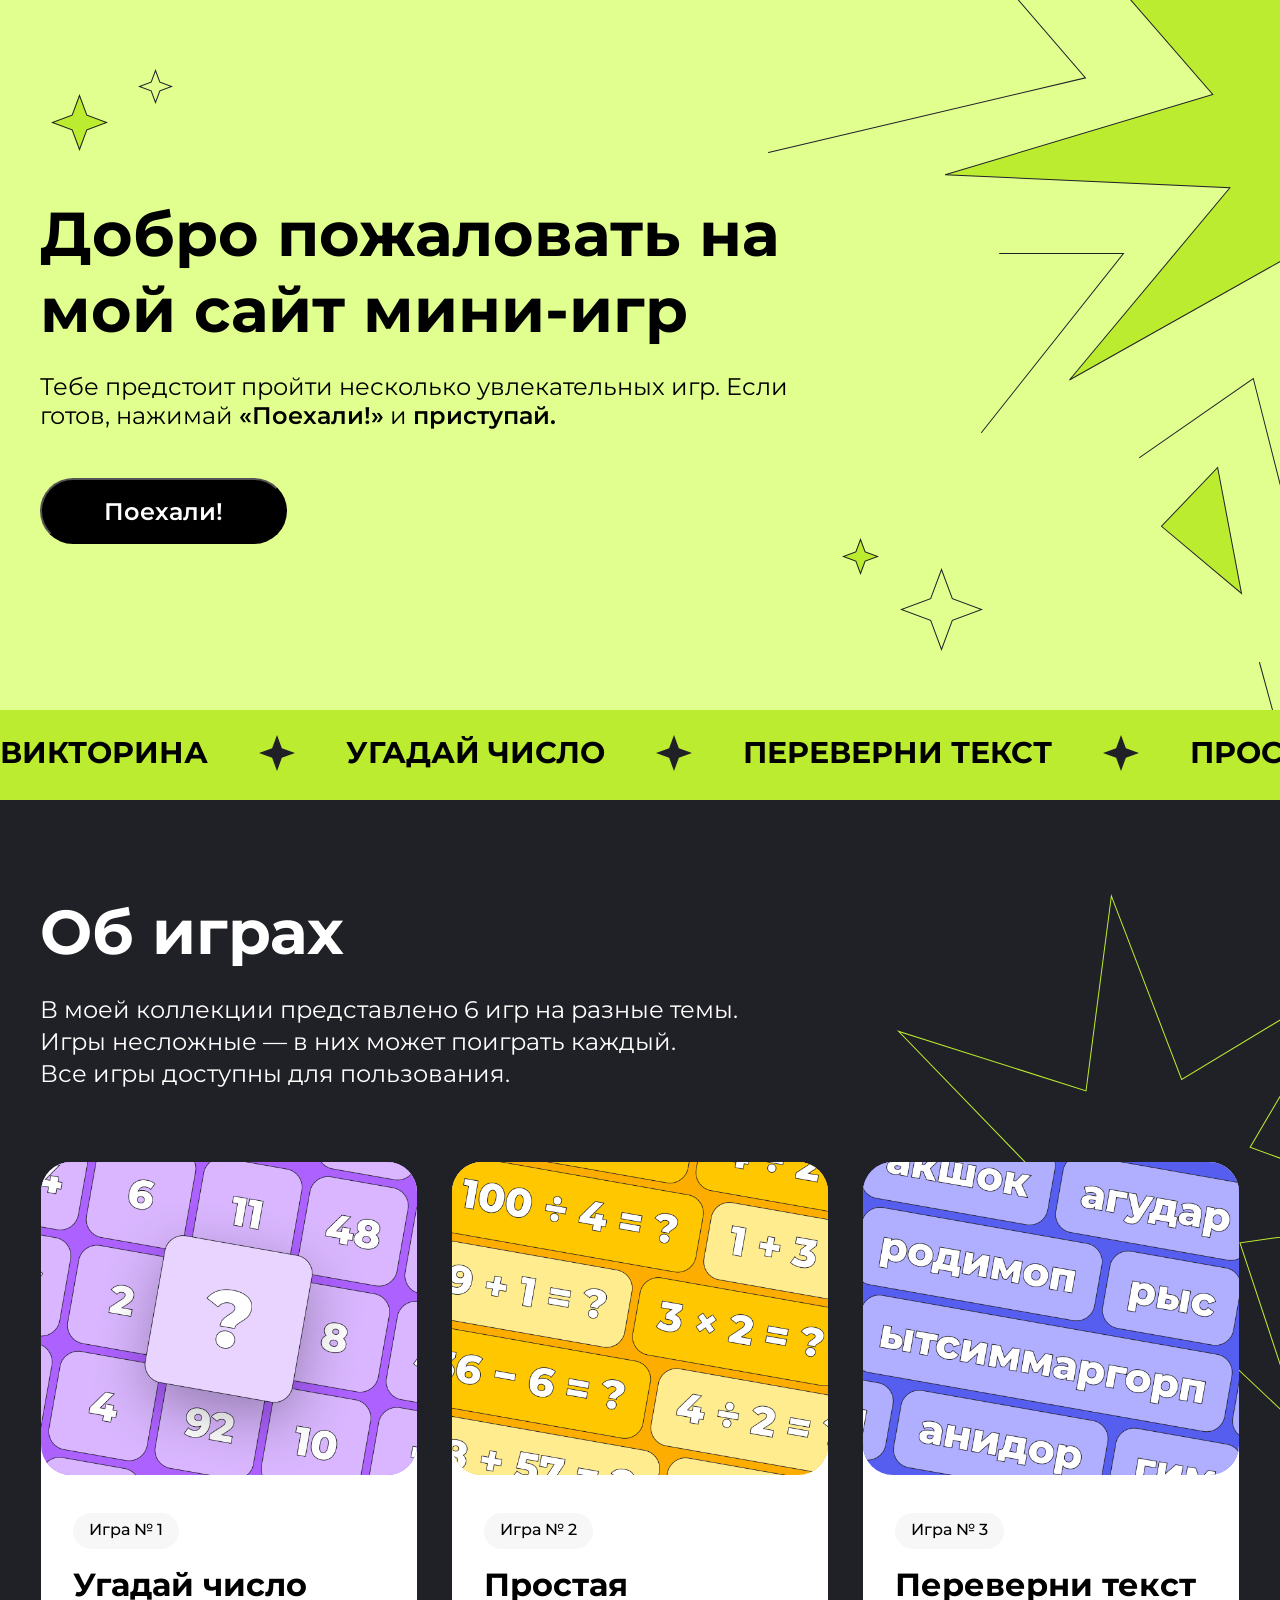
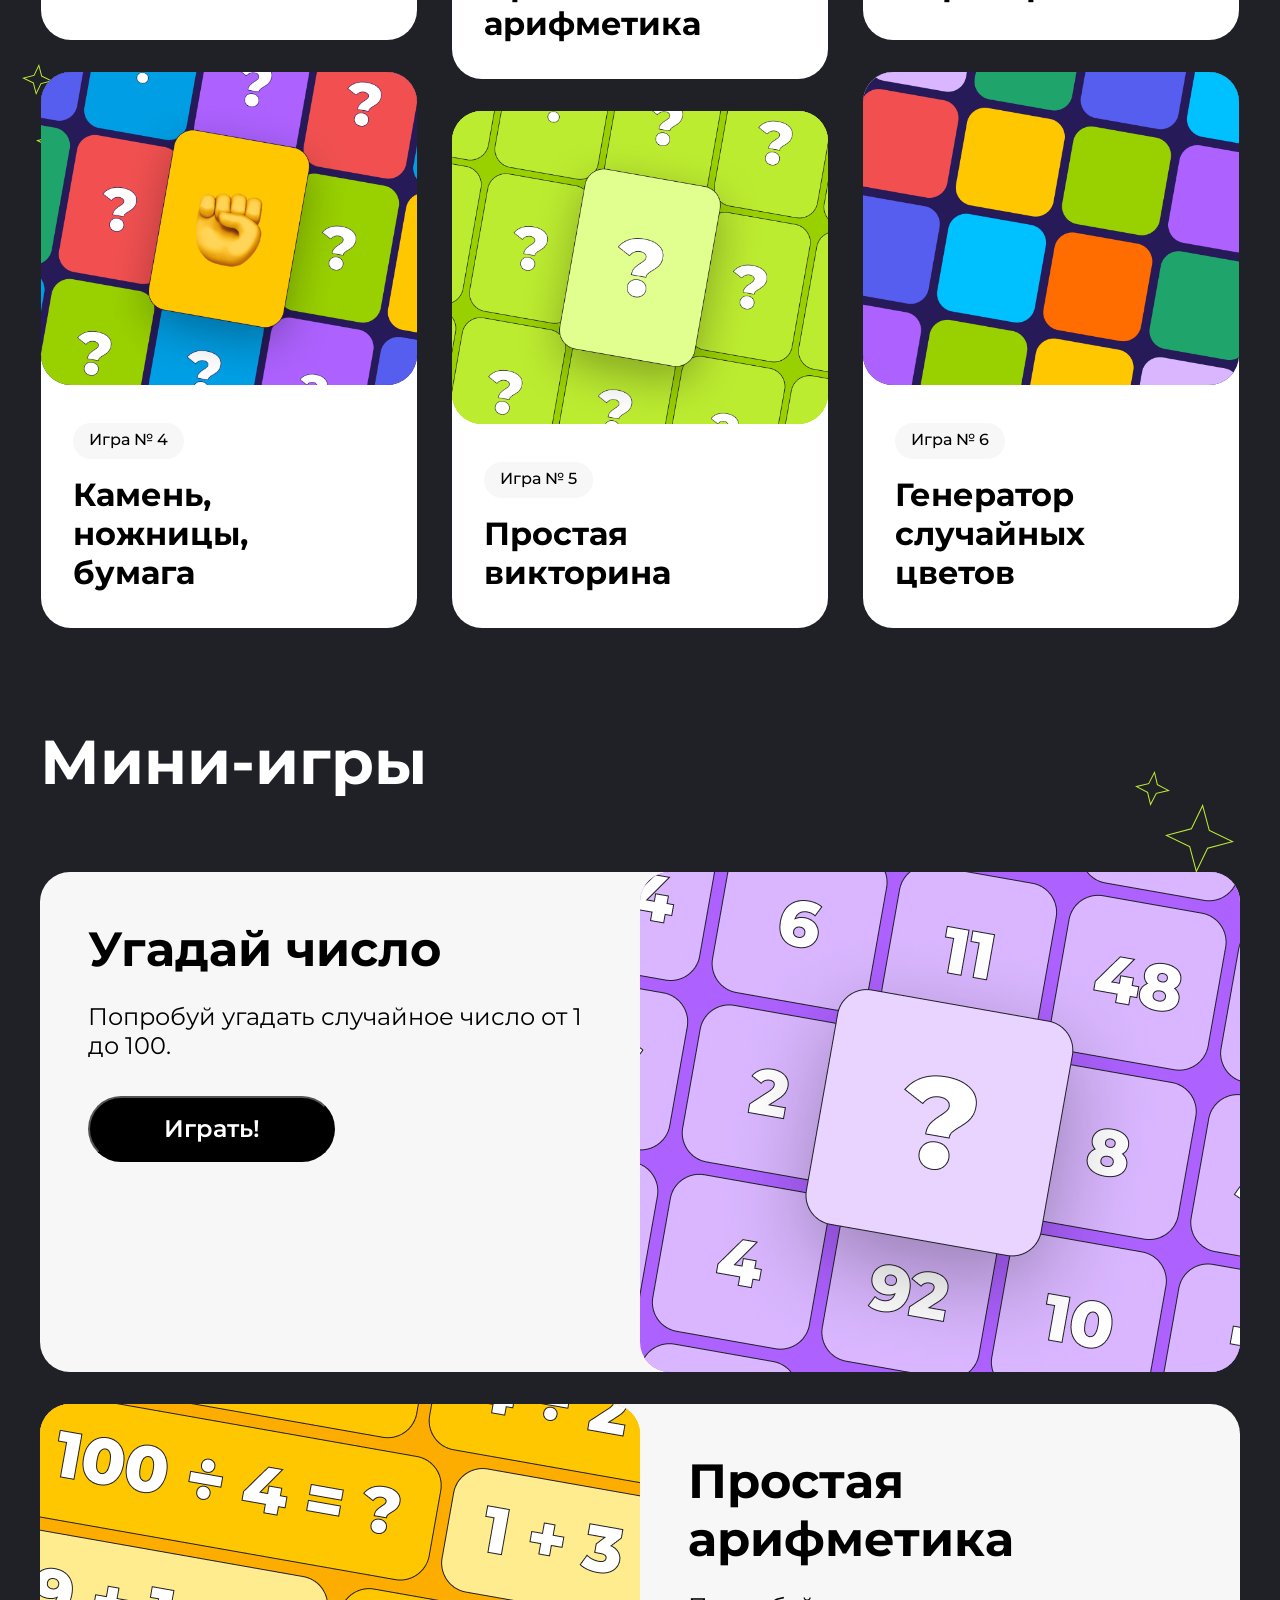
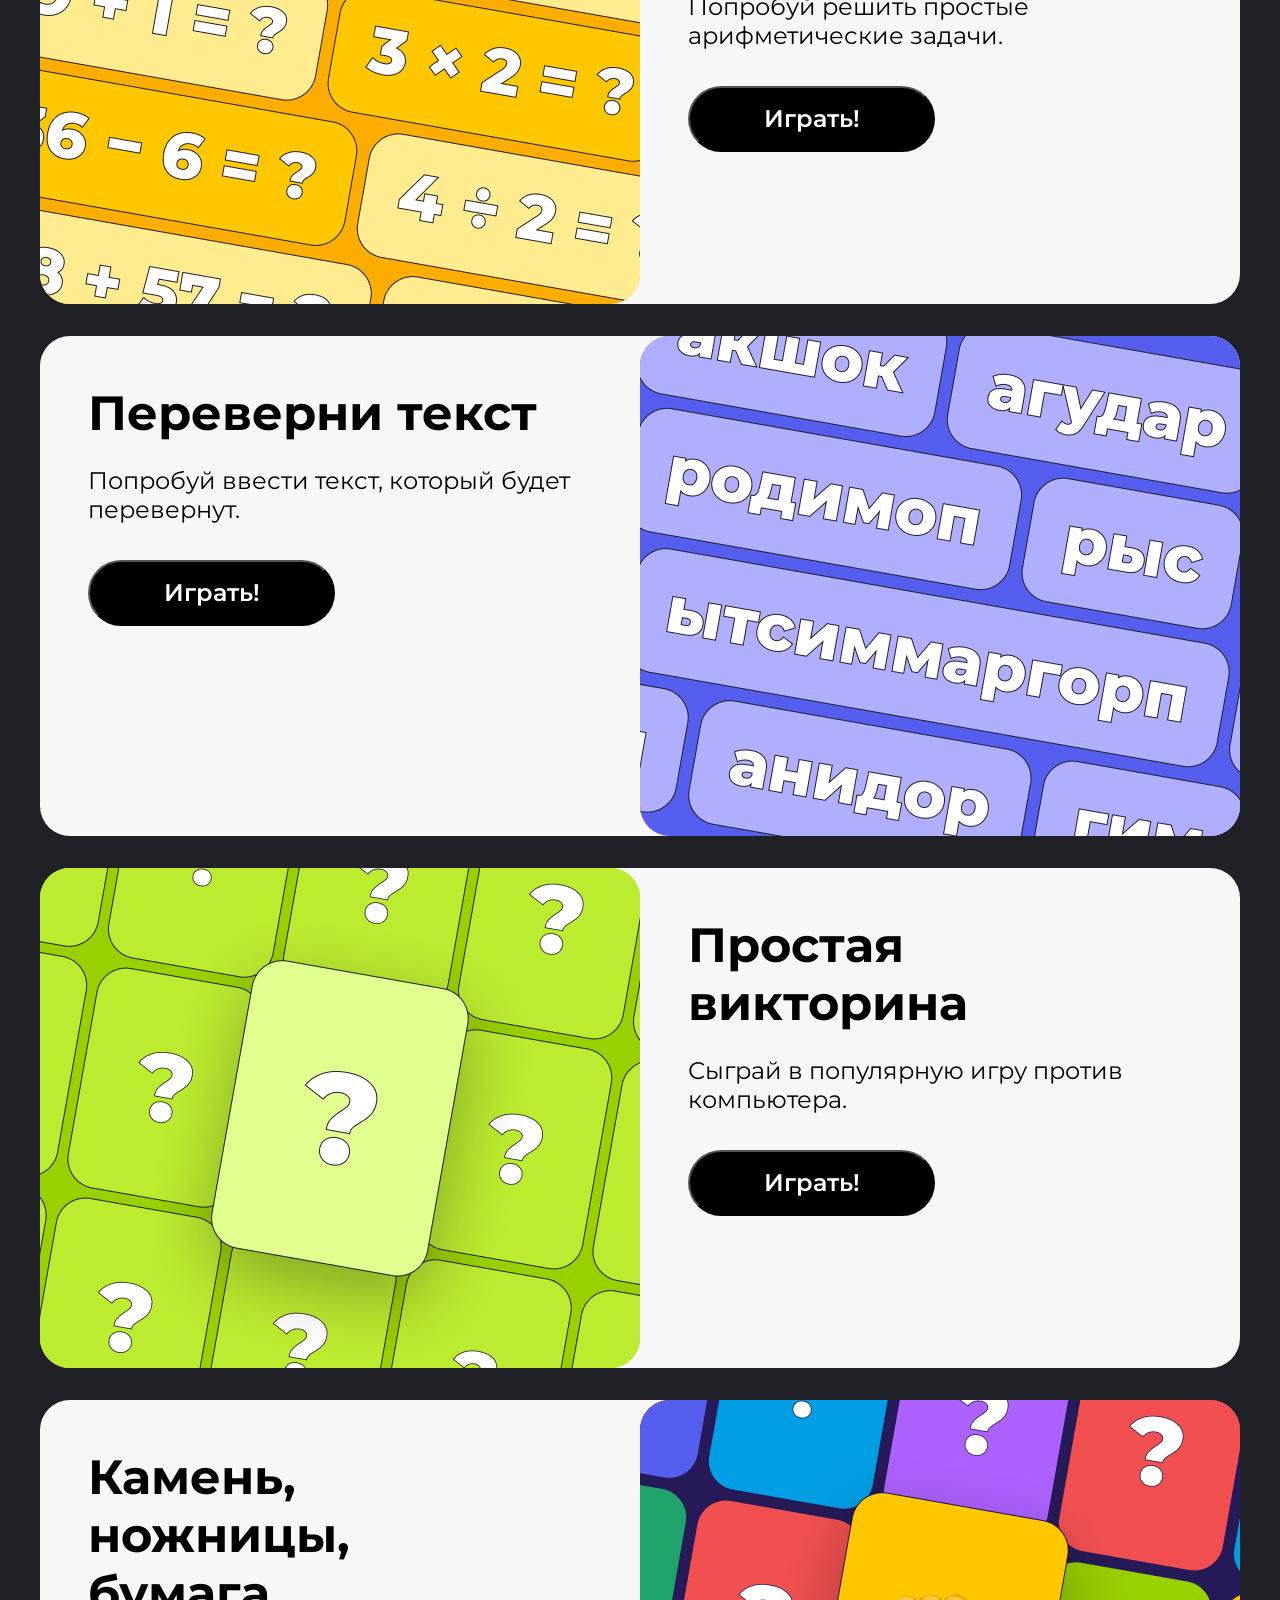
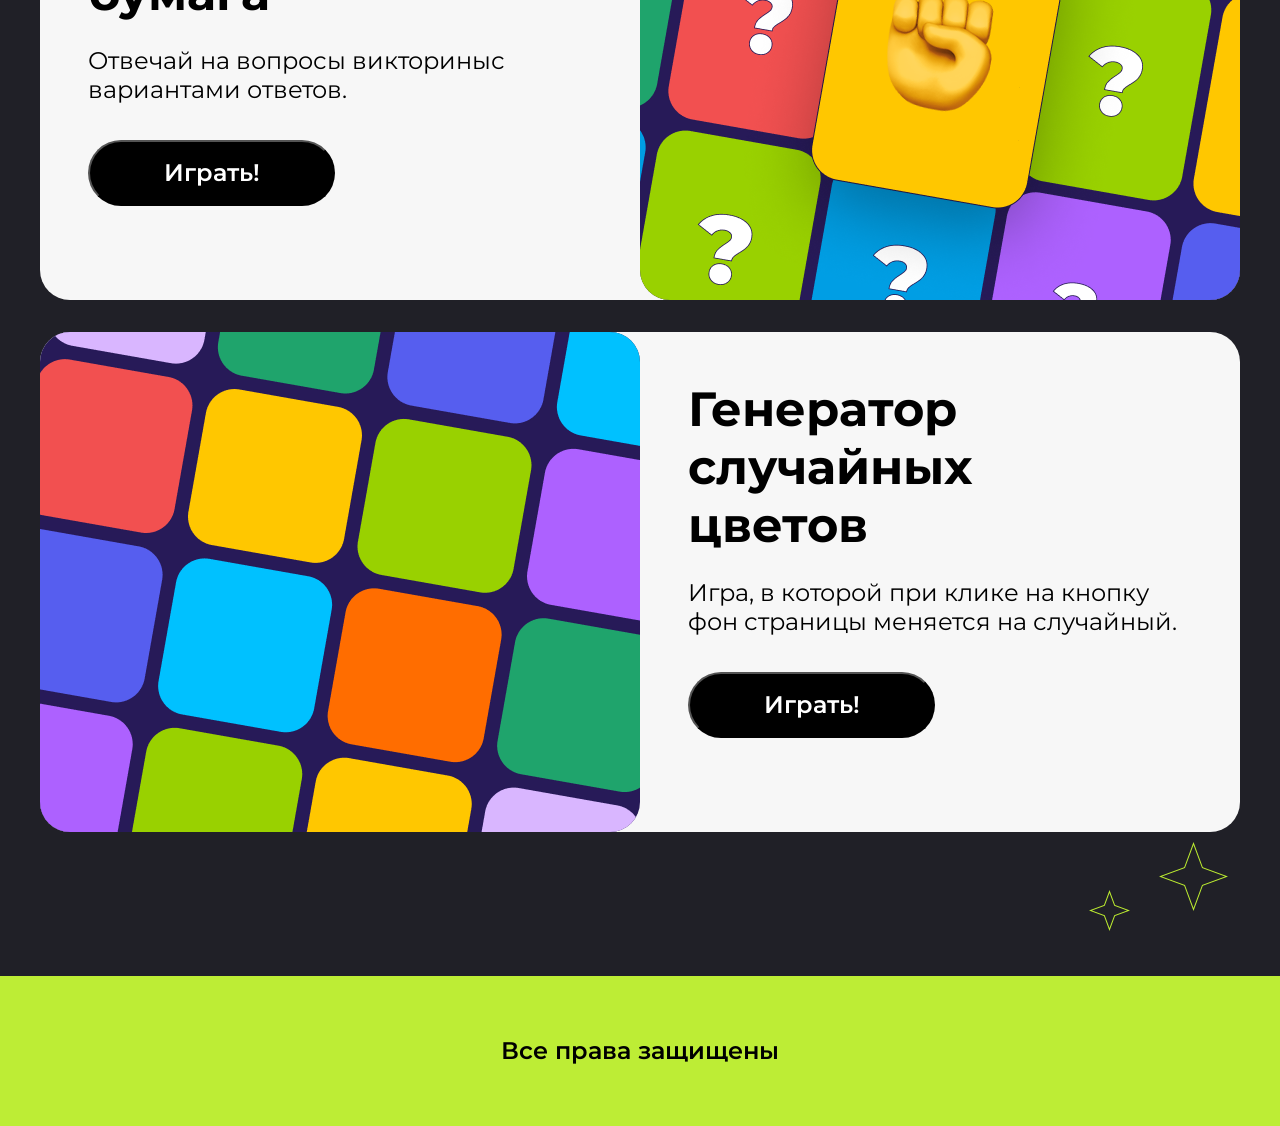
<file: index.html>
<!DOCTYPE html>
<html lang="en">

<head>
    <meta charset="UTF-8">
    <meta name="viewport" content="width=device-width, initial-scale=1.0">
    <title>Document</title>
    <link rel="preconnect" href="https://fonts.googleapis.com">
    <link rel="preconnect" href="https://fonts.gstatic.com" crossorigin>
    <link
        href="https://fonts.googleapis.com/css2?family=Lato:ital,wght@0,100;0,300;0,400;0,700;0,900;1,100;1,300;1,400;1,700;1,900&family=Montserrat:ital,wght@0,100..900;1,100..900&display=swap"
        rel="stylesheet">
    <link rel="stylesheet" href="style.css">
</head>

<body>

    <header class="header">
        <div class="header__box center">
            <h1 class="header__title">Добро пожаловать на мой сайт мини-игр</h1>
            <p class="header__subtitle">Тебе предстоит пройти несколько увлекательных игр. Если готов, нажимай
                <span>«Поехали!»</span> и <span>приступай.</span></p>
            <a href="#about-games" class="standart-button__link"><button class="standart-button">Поехали!</button></a>
        </div>
        <div class="header__topics-line">
            <div class="header__topics">
                <h3 class="header__topic">ВИКТОРИНА</h3>
                <h3 class="header__topic">УГАДАЙ ЧИСЛО</h3>
                <h3 class="header__topic">ПЕРЕВЕРНИ ТЕКСТ</h3>
                <h3 class="header__topic">ПРОСТАЯ АРИФМЕТИКА</h3>
                <h3 class="header__topic">КАМЕНЬ, НОЖНИЦЫ, БУМАГА</h3>
                <h3 class="header__topic">ГЕНЕРАТОР СЛУЧАЙНЫХ ЦВЕТОВ</h3>
                
                <h3 class="header__topic">ВИКТОРИНА</h3>
                <h3 class="header__topic">УГАДАЙ ЧИСЛО</h3>
                <h3 class="header__topic">ПЕРЕВЕРНИ ТЕКСТ</h3>
                <h3 class="header__topic">ПРОСТАЯ АРИФМЕТИКА</h3>
                <h3 class="header__topic">КАМЕНЬ, НОЖНИЦЫ, БУМАГА</h3>
                <h3 class="header__topic">ГЕНЕРАТОР СЛУЧАЙНЫХ ЦВЕТОВ</h3>
            </div>
        </div>
    </header>

    <main class="main">
        <section class="about center" id="about-games">
            <div>
                <h2 class="main-title">Об играх</h2>
                <div class="main-subtitle">
                    <p>В моей коллекции представлено 6 игр на разные темы.</p>
                    <p>Игры несложные — в них может поиграть каждый.</p>
                    <p>Все игры доступны для пользования.</p>
                </div>
            </div>

            <div class="about__menu">

                <div class="cards">
                <a href="#numbers">
                    <article class="about-card">
                        <img src="img/1.png" alt="" class="img img_purp">
                        <div class="about-card__content">
                            <p>Игра № 1</p>
                            <h3>Угадай число</h3>
                        </div>
                    </article>
                </a>

                <a href="#one-third">
                    <article class="about-card">
                        <img src="img/4.png" alt="" class="img img_dark">
                        <div class="about-card__content">
                            <p>Игра № 4</p>
                            <h3>Камень, ножницы, <br> бумага</h3>
                        </div>
                    </article>
                </a>
                </div>

                <div class="cards">
                <a href="#arithmetic">
                    <article class="about-card">
                        <img src="img/2.png" alt="" class="img img_orange">
                        <div class="about-card__content">
                            <p>Игра № 2</p>
                            <h3>Простая арифметика</h3>
                        </div>
                    </article>
                </a>
                <a href="#quiz">
                    <article class="about-card">
                        <img src="img/5.png" alt="" class="img img_green">
                        <div class="about-card__content">
                            <p>Игра № 5</p>
                            <h3>Простая викторина</h3>
                        </div>
                    </article>
                </a>
                </div>

                <div class="cards">
                <a href="#text">
                    <article class="about-card">
                        <img src="img/3.png" alt="" class="img img_blue">
                        <div class="about-card__content">
                            <p>Игра № 3</p>
                            <h3>Переверни текст</h3>
                        </div>
                    </article>
                </a>

                <a href="#color">
                    <article class="about-card">
                        <img src="img/6.png" alt="" class="img img_dark">
                        <div class="about-card__content">
                            <p>Игра № 6</p>
                            <h3>Генератор случайных цветов</h3>
                        </div>
                    </article>
                </a>
                </div>
            </div>
        </section>

        <section class="game-select center">
            <h2 class="main-title">Мини-игры</h2>
            <div class="mini-games">

                <div class="mini-games__card" id="numbers">
                    <div class="img-overflow">
                        <img src="img/1.png" alt="" class="img img_purp">
                    </div>
                    <div class="mini-games__content">
                        <h3>Угадай число</h3>
                        <p>Попробуй угадать случайное число от 1 до 100.</p>
                        <button onclick="playNumber();" class="standart-button" id="first-game">Играть!</button>
                    </div>
                </div>

                <div class="mini-games__card" id="arithmetic">
                    <div class="img-overflow">
                        <img src="img/2.png" alt="" class="img img_orange">
                    </div>
                    <div class="mini-games__content">
                        <h3>Простая арифметика</h3>
                        <p>Попробуй решить простые арифметические задачи.</p>
                        <button onclick="equation();" class="standart-button">Играть!</button>
                    </div>
                </div>

                <div class="mini-games__card" id="text">
                    <div class="img-overflow">
                        <img src="img/3.png" alt="" class="img img_blue">
                    </div>
                    <div class="mini-games__content">
                        <h3>Переверни текст</h3>
                        <p>Попробуй ввести текст, который будет перевернут.</p>
                        <button class="standart-button" onclick="text();">Играть!</button>
                    </div>
                </div>
                
                <div class="mini-games__card" id="quiz">
                    <div class="img-overflow">
                        <img src="img/5.png" alt="" class="img img_green">
                    </div>
                    <div class="mini-games__content">
                        <h3>Простая викторина</h3>
                        <p>Сыграй в популярную игру против компьютера.</p>
                        <button class="standart-button" onclick="quiz()">Играть!</button>
                    </div>
                </div>

                <div class="mini-games__card" id="one-third">
                    <div class="img-overflow">
                        <img src="img/4.png" alt="" class="img img_dark">
                    </div>
                    <div class="mini-games__content">
                        <h3>Камень, ножницы, бумага</h3>
                        <p>Отвечай на вопросы викториныс вариантами ответов.</p>
                        <button class="standart-button" onclick="one_third()">Играть!</button>
                    </div>
                </div>

                <div class="mini-games__card" id="color">
                    <div class="img-overflow">
                        <img src="img/6.png" alt="" class="img img_dark">
                    </div>
                    <div class="mini-games__content">
                        <h3>Генератор случайных цветов</h3>
                        <p>Игра, в которой при клике на кнопку фон страницы меняется на случайный.</p>
                        <button class="standart-button" onclick="change_color()">Играть!</button>
                    </div>
                </div>

            </div>

        </section>
    </main>

    <footer>
        <h3>Все права защищены</h3>
    </footer>
    <script src="kod.js"></script>
</body>

</html>
</file>
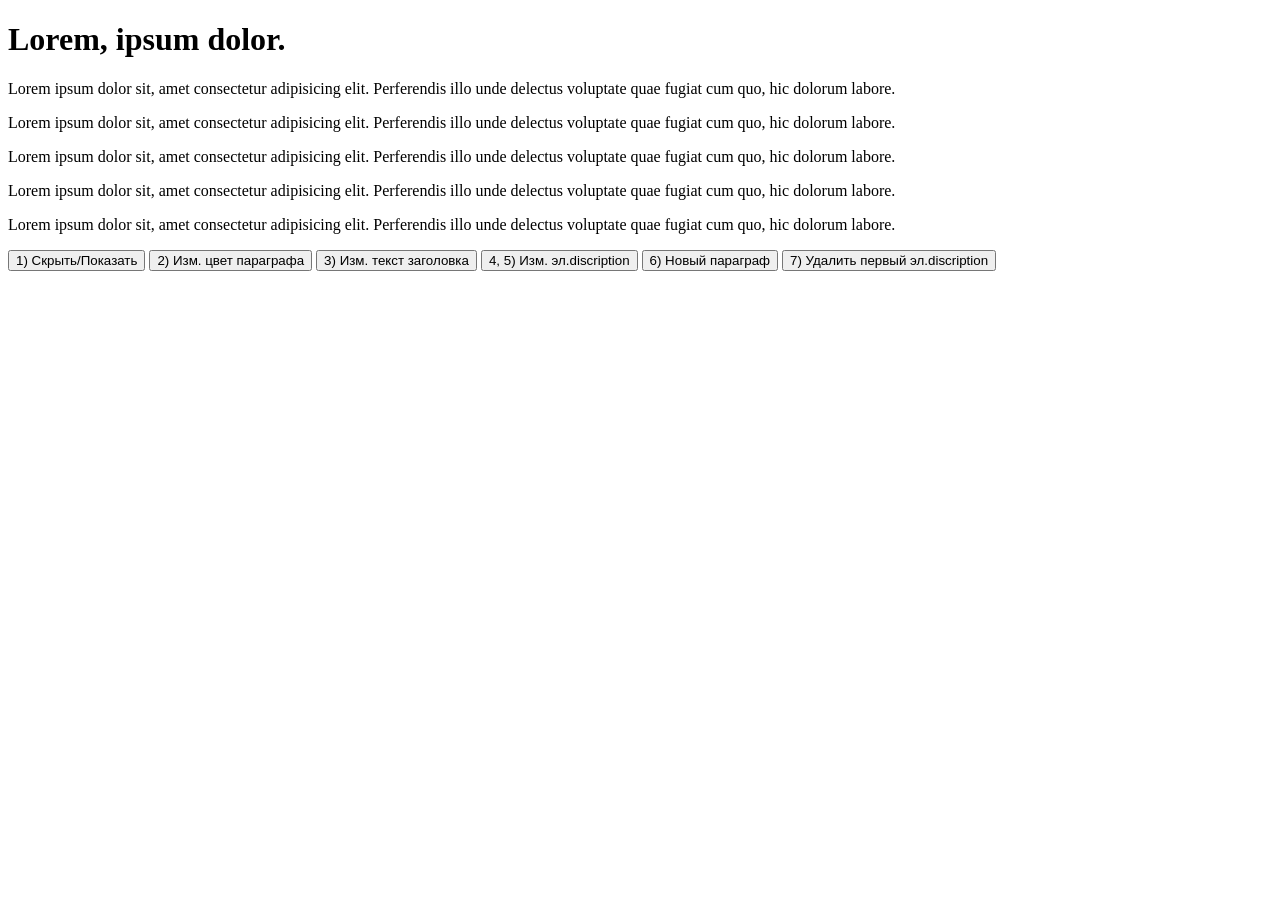
<file: hw9/index_2.html>
<!DOCTYPE html>
<html lang="en">
<head>
    <meta charset="UTF-8">
    <meta name="viewport" content="width=device-width, initial-scale=1.0">
    <title>Document</title>
</head>
<body>
<style>
    .title-hide{
        display: none;
    }
</style>

<div class="content">
    <h1 class="title">Lorem, ipsum dolor.</h1>
    <p class="par discription">Lorem ipsum dolor sit, amet consectetur adipisicing elit. Perferendis illo unde delectus voluptate quae fugiat cum quo, hic dolorum labore.
    </p>

    <p>Lorem ipsum dolor sit, amet consectetur adipisicing elit. Perferendis illo unde delectus voluptate quae fugiat cum quo, hic dolorum labore.
    </p>

    <p>Lorem ipsum dolor sit, amet consectetur adipisicing elit. Perferendis illo unde delectus voluptate quae fugiat cum quo, hic dolorum labore.
    </p>

    <p class="discription">Lorem ipsum dolor sit, amet consectetur adipisicing elit. Perferendis illo unde delectus voluptate quae fugiat cum quo, hic dolorum labore.
    </p>

    <p class="discription">Lorem ipsum dolor sit, amet consectetur adipisicing elit. Perferendis illo unde delectus voluptate quae fugiat cum quo, hic dolorum labore.
    </p>

    <button class="btn">1&#41; Скрыть/Показать</button>
    <button class="btn-color">2&#41; Изм. цвет параграфа</button>
    <button class="btn-text">3&#41; Изм. текст заголовка</button>
    <button class="btn-alltext discription">4, 5&#41; Изм. эл.discription</button>
    <button class="btn-newpar">6&#41; Новый параграф</button>
    <button class="btn-del">7&#41; Удалить первый эл.discription</button>
</div>

<script src="kod.js"></script>
</body>
</html>
</file>
<file: style.css>
* {
  margin: 0;
  padding: 0;
  font-family: Montserrat, sans-serif;
}

html {
  font-size: 24px;
  scroll-behavior: smooth;
}

a {
  text-decoration: none;
  display: flex;
}

.center {
  padding-left: calc(50% - 600px);
  padding-right: calc(50% - 600px);
}

@keyframes scroll-left {
  from {
    transform: translateX(0);
  }
  to {
    transform: translate(-202%);
  }
}
.header {
  display: flex;
  position: relative;
  flex-direction: column;
  height: 800px;
  background-color: rgb(225, 255, 143);
  background-image: url(img/stars/star_group.svg), url(img/stars/Star\ 2.svg), url(img/stars/Star\ 3.svg), url(img/stars/Star\ 4.svg), url(img/stars/Star\ 5.svg);
  background-position: 60vw -334px, 4vw 94px, 10.8vw 69px, 70.3vw 568px, 65.8vw 538px;
  background-repeat: no-repeat;
  overflow: hidden;
}
.header__box {
  padding-top: 196px;
  width: 769px;
}
.header__title {
  font-weight: 700;
  font-size: 2.6rem;
  margin-bottom: 24px;
}
.header__subtitle {
  font-size: 1rem;
  padding-bottom: 48px;
}
.header__subtitle span {
  font-weight: 600;
}
.header__topics {
  display: flex;
  animation: scroll-left 10s linear infinite;
  animation-direction: normal;
  animation-iteration-count: infinite;
  align-items: center;
  position: relative;
  bottom: -27%;
}
.header__topics-line {
  position: absolute;
  background-color: rgb(188, 236, 48);
  height: 90px;
  max-width: 100%;
  bottom: 0;
}
.header__topic {
  display: inline;
  font-weight: 700;
  font-size: 30px;
  padding-right: 51px;
  white-space: nowrap;
}
.header__topic:not(:first-child) {
  background-position: 0% 50%;
  padding-left: 87px;
  background-image: url(img/Star.svg);
  background-repeat: no-repeat;
  right: 0;
}

.standart-button {
  width: 247px;
  height: 66px;
  border-radius: 60px;
  font-size: 1rem;
  font-weight: 600;
  color: white;
  background-color: black;
  transition-duration: 0.3s;
}
.standart-button:hover {
  color: black;
  background-color: #fff;
}
.standart-button__link {
  width: -moz-max-content;
  width: max-content;
}

.main {
  background-color: rgb(32, 32, 39);
  padding-top: 94px;
}
.main-title {
  color: white;
  font-weight: 700;
  font-size: 2.6rem;
  padding-bottom: 24px;
}
.main-subtitle {
  max-width: 788px;
  line-height: 32px;
  font-size: 1rem;
  color: white;
  white-space: inherit;
  padding-bottom: 72px;
}

.about {
  margin-bottom: 96px;
  background-image: url(img/stars/Star\ 1.svg), url(img/stars/Star\ 11.svg), url(img/stars/Star\ 12.svg);
  background-repeat: no-repeat;
  background-position: 68vw 0px, 1.7vw 770px, 2.8vw 822px;
}
.about__menu {
  display: grid;
  grid-template-columns: repeat(auto-fit, minmax(70px, 1fr));
  justify-items: center;
  gap: 32px;
  align-items: start;
}
.about__menu a {
  grid-column: span 4;
}

.cards {
  display: flex;
  flex-direction: column;
  gap: 32px;
}

.about-card {
  background-color: white;
  border-radius: 30px;
  transition-duration: 0.3s;
  max-width: 376px;
}
.about-card img {
  aspect-ratio: 1x0 0.84;
  max-width: 100%;
}
.about-card:hover {
  transform: scale(1.1);
}
.about-card__content {
  display: flex;
  flex-direction: column;
  padding: 32px 32px 36px 32px;
  gap: 16px;
}
.about-card__content p {
  color: black;
  background-color: rgb(247, 247, 247);
  width: -moz-max-content;
  width: max-content;
  font-weight: 500;
  font-size: 16px;
  line-height: 17.6px;
  border-radius: 53px;
  padding: 8px 16px 10px 16px;
}
.about-card__content h3 {
  font-size: 32px;
  font-weight: 700;
  color: black;
}

.img {
  border-radius: 30px;
}
.img_purp {
  background-color: rgb(173, 97, 255);
}
.img_orange {
  background-color: rgb(253, 173, 0);
}
.img_blue {
  background-color: rgb(86, 94, 239);
}
.img_dark {
  background-color: rgb(39, 26, 88);
}
.img_green {
  background-color: rgb(153, 209, 0);
}

.game-select {
  background-image: url(img/stars/Star\ 6.svg), url(img/stars/Star\ 7.svg), url(img/stars/Star\ 8.svg), url(img/stars/Star\ 10.svg);
  background-repeat: no-repeat;
  background-position: 91vw 80px, 88.7vw 47px, right 52px bottom 65px, right 150px bottom 45px;
}

.mini-games {
  display: flex;
  flex-direction: column;
  gap: 32px;
  padding-bottom: 144px;
  margin-top: 48px;
}
.mini-games img {
  max-width: 600px;
  height: 500px;
}
.mini-games__card {
  display: flex;
  justify-content: space-between;
  height: 500px;
  background-color: rgb(247, 247, 247);
  border-radius: 30px;
  flex-direction: row-reverse;
}
.mini-games__card:nth-child(2n) {
  flex-direction: row;
  justify-content: flex-start;
}
.mini-games__content {
  padding: 48px 0 0 48px;
}
.mini-games__content h3 {
  max-width: 457px;
  font-size: 48px;
  font-weight: 700;
  padding-bottom: 24px;
  color: black;
}
.mini-games__content p {
  max-width: 497px;
  font-size: 1rem;
  padding-bottom: 36px;
  color: black;
}

footer {
  display: flex;
  height: 150px;
  background-color: rgb(189, 237, 53);
  justify-content: center;
  align-items: center;
}
footer h3 {
  font-size: 1rem;
  font-weight: 600;
}

@media (min-width: 768px) and (max-width: 1012px) {
  html {
    width: 100%;
  }
  .center {
    padding-left: 40px;
    padding-right: 40px;
  }
  .cards h3, .header__topic {
    font-size: calc(0.3rem + 2vw);
  }
  .main-title, .header__title {
    font-size: calc(1rem + 2.5vw);
  }
  .main-subtitle p {
    font-size: calc(3px + 2vw);
  }
  .mini-games__content h3 {
    font-size: calc(0.8rem + 2vw);
  }
  .img-overflow {
    position: relative;
    border-radius: 30px;
    width: 400px;
    height: 500px;
    overflow: hidden;
  }
  .img-overflow img {
    position: absolute;
    right: -50%;
  }
}
@media (max-width: 767px) {
  body {
    width: 100%;
    max-width: 100%;
  }
  .center {
    padding-left: 16px;
    padding-right: 16px;
  }
  .header {
    background-image: url(img/stars/mobile_star.svg), url(img/stars/Star\ 2.svg), url(img/stars/Star\ 3.svg), url(img/stars/Star\ 4.svg), url(img/stars/Star\ 5.svg);
    background-position: 100% 0, 4vw 94px, 10.8vw 69px, 70.3vw 568px, 65.8vw 538px;
    background-repeat: no-repeat;
  }
  .header__topic {
    font-size: 0.67rem;
    padding-right: 27.4px;
  }
  .header__topic:not(:first-child) {
    padding-left: 47.14px;
    background-size: 19px 19px;
  }
  .header__topics-line {
    height: 51px;
  }
  .header__box {
    width: 100%;
    display: flex;
    flex-direction: column;
    align-items: center;
    padding-left: 0;
    padding-top: 147px;
    padding-bottom: 182px;
  }
  .header__title {
    max-width: 262px;
    font-size: 1.67rem;
    text-align: center;
  }
  .header__subtitle {
    font-size: 0.67rem;
    text-align: center;
    width: 296px;
  }
  .main {
    padding-top: 48px;
  }
  .main-title {
    font-size: 1.67rem;
    padding-bottom: 0;
  }
  .about {
    display: none;
  }
  .mini-games {
    align-items: center;
    padding-bottom: 48px;
  }
  .mini-games__card {
    background-color: white;
    border-radius: 30px;
    max-width: 343px;
    flex-direction: column;
    height: -moz-max-content;
    height: max-content;
    padding: 0;
  }
  .mini-games__card__content {
    max-width: 284px;
  }
  .mini-games__card img {
    max-width: 343px;
    max-height: 284px;
  }
  .mini-games__card:nth-child(2n) {
    flex-direction: column;
  }
  .mini-games__content {
    display: flex;
    flex-direction: column;
    padding: 30px;
  }
  .mini-games__content h3 {
    font-size: 1.33rem;
  }
  .mini-games__content p {
    font-size: 0.67rem;
    max-width: 285px;
  }
  .standart-button {
    font-size: 0.67rem;
    width: 285px;
    height: 55px;
  }
  footer h3 {
    font-size: 0.67rem;
  }
}/*# sourceMappingURL=style.css.map */
</file>
